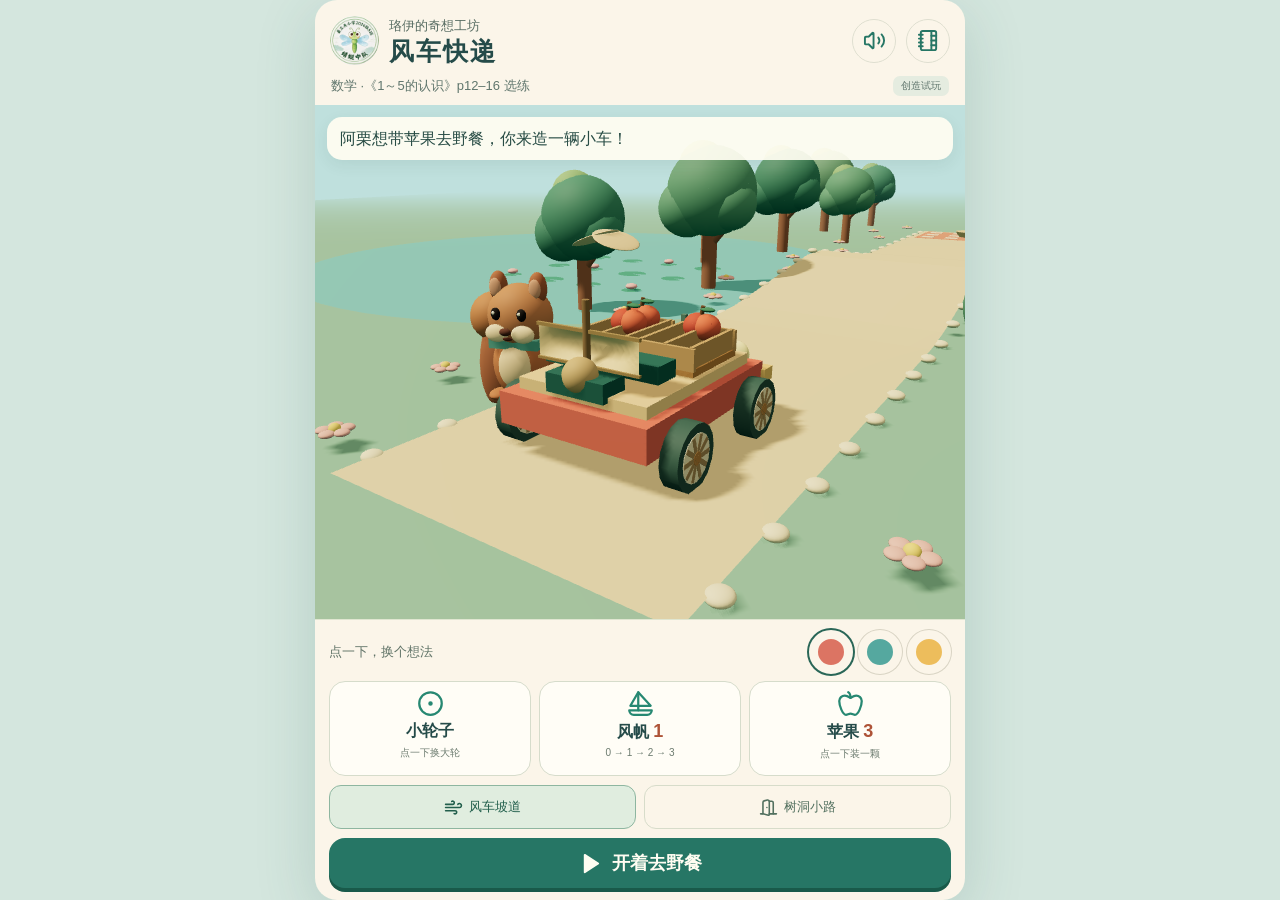
<file: index.html>
<!doctype html>
<html lang="zh-CN">
<head><meta charset="utf-8"><meta name="viewport" content="width=device-width,initial-scale=1,viewport-fit=cover"><meta name="theme-color" content="#f5f0e4"><title>珞伊的奇想工坊 · 风车快递</title><link rel="stylesheet" href="style.css"></head>
<body>
<main id="app">
 <header><img src="badge-small.jpg" alt="蜻蜓中队班徽"><div><small>珞伊的奇想工坊</small><h1>风车快递</h1></div><button id="sound" aria-label="关闭声音" title="声音"><i data-lucide="volume-2"></i></button><button id="parents" aria-label="家长记录"><i data-lucide="notebook-tabs"></i></button></header>
 <div class="course">数学 ·《1～5的认识》p12–16 选练 <span>创造试玩</span></div>
 <section id="scene" aria-label="三维改装小车与荷塘路线"><div id="loading">正在打开珞伊的工坊…</div><div id="caption" aria-live="polite">阿栗想带苹果去野餐，你来造一辆小车！</div><button id="view" hidden>看小车</button><div id="distance" hidden></div><div id="toast" aria-live="polite"></div></section>
 <section id="dock">
  <div id="buildTools">
   <div class="dockTitle"><span>点一下，换个想法</span><div id="colors" aria-label="小车颜色"><button data-paint="#dc7463" class="active" aria-label="珊瑚红小车" style="--paint:#dc7463"></button><button data-paint="#55a89f" aria-label="青绿小车" style="--paint:#55a89f"></button><button data-paint="#edbd5c" aria-label="暖黄小车" style="--paint:#edbd5c"></button></div></div>
   <div class="parts"><button id="wheels" aria-label="更换轮子大小"><i data-lucide="circle-dot"></i><span id="wheelLabel">小轮子</span><small>点一下换大轮</small></button><button id="sails" aria-label="改变风帆数量"><i data-lucide="sailboat"></i><span>风帆 <b id="sailNum">1</b></span><small>0 → 1 → 2 → 3</small></button><button id="apples" aria-label="装上或拿下苹果"><i data-lucide="apple"></i><span>苹果 <b id="appleNum">3</b></span><small>点一下装一颗</small></button></div>
   <div class="route"><button id="meadow" class="active"><i data-lucide="wind"></i> 风车坡道</button><button id="gate"><i data-lucide="door-open"></i> 树洞小路</button></div>
  </div>
  <div id="result" hidden><small id="resultKicker">珞伊的发明</small><h2 id="resultTitle"></h2><p id="resultText"></p><div id="learning"></div></div>
  <div class="footer"><button id="go"><i data-lucide="play" fill="currentColor"></i><span>开着去野餐</span></button><button id="home" hidden><i data-lucide="wrench"></i><span>回工坊改一改</span></button></div>
 </section>
 <dialog id="report"><h2>珞伊的探索记录</h2><p class="muted">仅保存在当前浏览器；不上传，也不自动发给老师。</p><div id="stats"></div><p>数字只描述操作，不代表识字、数学掌握、智力或专注力评分。最值得观察的是：她有没有自己的新想法，愿不愿意再试。</p><p>教材选练：p12–16 的实物计数、一一对应；左右两盒的分与合是 p20–21 的课内延伸。风力、负载、车身高度是游戏里的探索，不是本课达标要求。</p><button id="export">导出这份记录</button><button id="closeReport">回到珞伊的工坊</button></dialog>
</main>
<script src="three.min.js"></script><script src="lucide.min.js"></script><script type="module" src="game.js"></script>
</body></html>
</file>
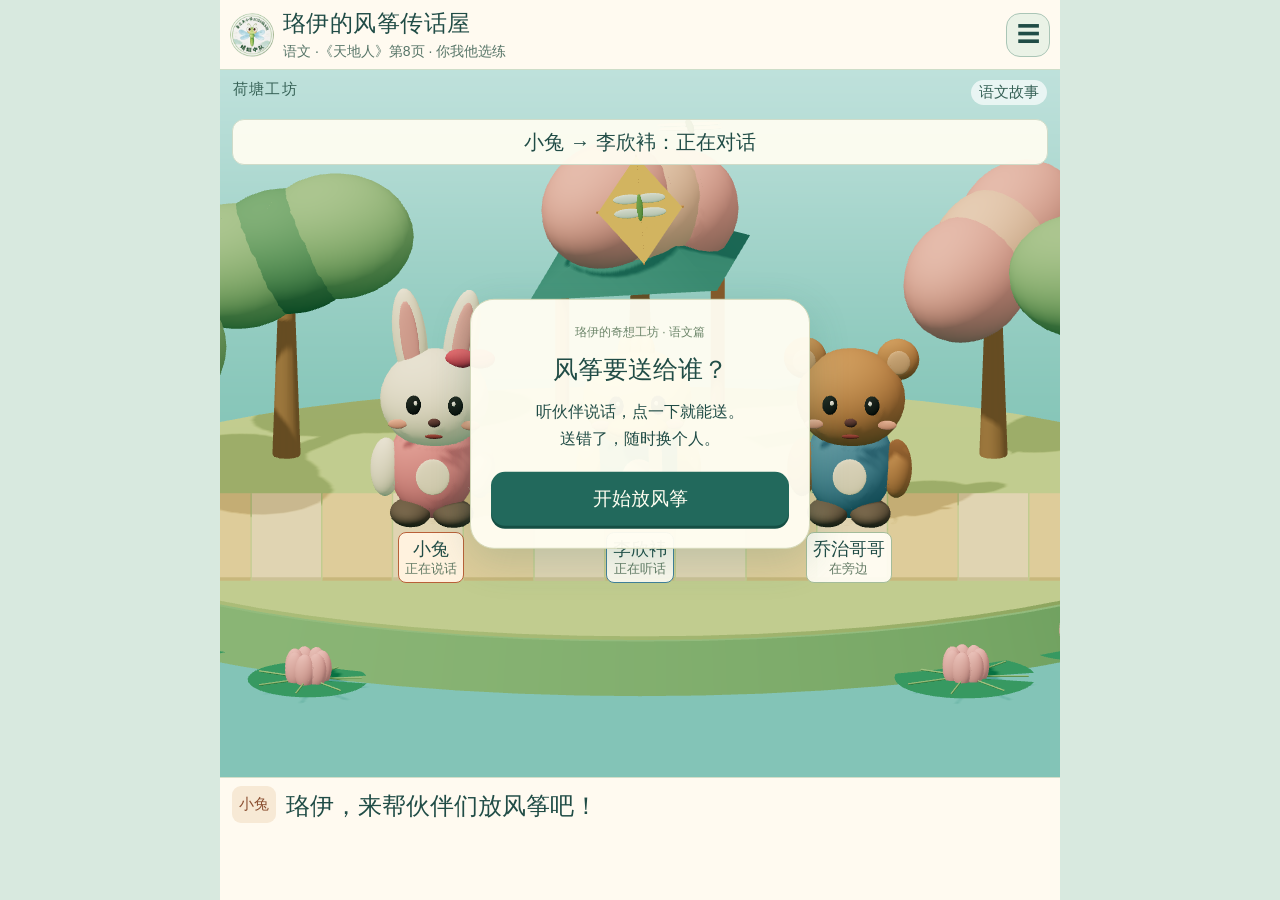
<file: language.html>
<!doctype html><html lang="zh-CN"><head><meta charset="utf-8"><meta name="viewport" content="width=device-width,initial-scale=1,viewport-fit=cover"><meta name="theme-color" content="#eff7ed"><title>珞伊的风筝传话屋</title><link rel="icon" href="badge-small.jpg"><link rel="stylesheet" href="language.css?v=1"><script>window.langWatch=setTimeout(function(){if(!window.languageInspect){document.getElementById('loading').hidden=true;document.getElementById('fatal').hidden=false}},15000)</script><script defer src="three.min.js"></script><script defer src="language-content.js?v=1"></script><script defer src="language-world.js?v=1"></script><script defer src="language.js?v=1"></script></head>
<body><main id="app"><header><img src="badge-small.jpg" alt="蜻蜓班徽" class="badge"><div><h1>珞伊的风筝传话屋</h1><p>语文 ·《天地人》第8页 · 你我他选练</p></div><button id="menuButton" aria-label="暂停和家长记录">☰</button></header>
<section id="stage" aria-label="珞伊面前的三维风筝工坊"><canvas id="world"></canvas><div class="scene-heading"><span id="place">荷塘工坊</span><span id="progress">语文故事</span></div><div id="context">伙伴们等珞伊来放风筝</div><div id="targets"></div><div id="names" aria-hidden="true"></div><div id="wordBadge" hidden></div><div id="loading">风筝正在飞来…</div><div id="fatal" hidden><p>画面暂时没有加载好。</p><button onclick="location.reload()">重新打开</button></div><div id="startCard"><small>珞伊的奇想工坊 · 语文篇</small><h2>风筝要送给谁？</h2><p>听伙伴说话，点一下就能送。<br>送错了，随时换个人。</p><button id="start" class="primary" disabled>开始放风筝</button></div></section>
<footer><div id="dialogue" aria-live="polite"><b id="speaker">小兔</b><p id="message">珞伊，来帮伙伴们放风筝吧！</p></div><div id="directorTools" hidden><div class="role-pickers"><label>谁说<select id="chooseSpeaker"></select></label><label>对谁说<select id="chooseListener"></select></label></div><div class="word-pickers"><button data-word="我"><ruby>我<rt>wǒ</rt></ruby></button><button data-word="你"><ruby>你<rt>nǐ</rt></ruby></button><button id="launch" class="primary">放飞</button></div></div><div id="actions" hidden><button id="undo" aria-label="撤回这次送风筝">↶<small>撤回</small></button><span id="instruction">点伙伴，送风筝</span><button id="hint" aria-label="听一个线索">💡<small>线索</small></button><button id="replay" aria-label="重听当前对话">♫<small>重听</small></button></div><button id="voiceRetry" hidden>声音没播出，点这里重听</button><p id="storageWarning" hidden>这台设备暂时不能保存记录。</p></footer>
<dialog id="menu"><h2>珞伊，歇一歇也可以</h2><button id="resume" class="primary">继续玩</button><button id="sound">关闭声音</button><button id="restart">重新玩故事</button><button id="reportButton">家长记录</button><button id="rest">今天先到这里</button></dialog>
<dialog id="finish"><img src="badge-small.jpg" class="badge" alt="蜻蜓班徽"><h2>珞伊，风筝飞起来啦！</h2><p>同一个字，换个人说，<br>风筝就会飞向不同的伙伴。</p><button id="director" class="primary">珞伊当小导演</button><button id="finishRest">今天先到这里</button><button id="finishReport">看看探索记录</button></dialog>
<dialog id="restPanel"><h2>珞伊，风筝先收好啦</h2><p>想玩的时候再回来。</p><button id="back" class="primary">回到工坊</button></dialog>
<dialog id="report"><h2>珞伊的探索记录</h2><p>人教版2024一年级语文上册《天地人》第8页，仅选练“你、我、他”的情境理解与带拼音认读；天、地、人及独立识字、写字未在此测评。换角色和自编对话为原创拓展。</p><div id="reportBody"></div><p>记录仅在当前浏览器，不会自动发给老师或AI。操作、听音和拼音有支架，不能据此认定独立识字或推断智力、专注力。</p><button id="download">导出家长记录</button><button id="closeReport" class="primary">关闭记录</button></dialog>
</main></body></html>
</file>
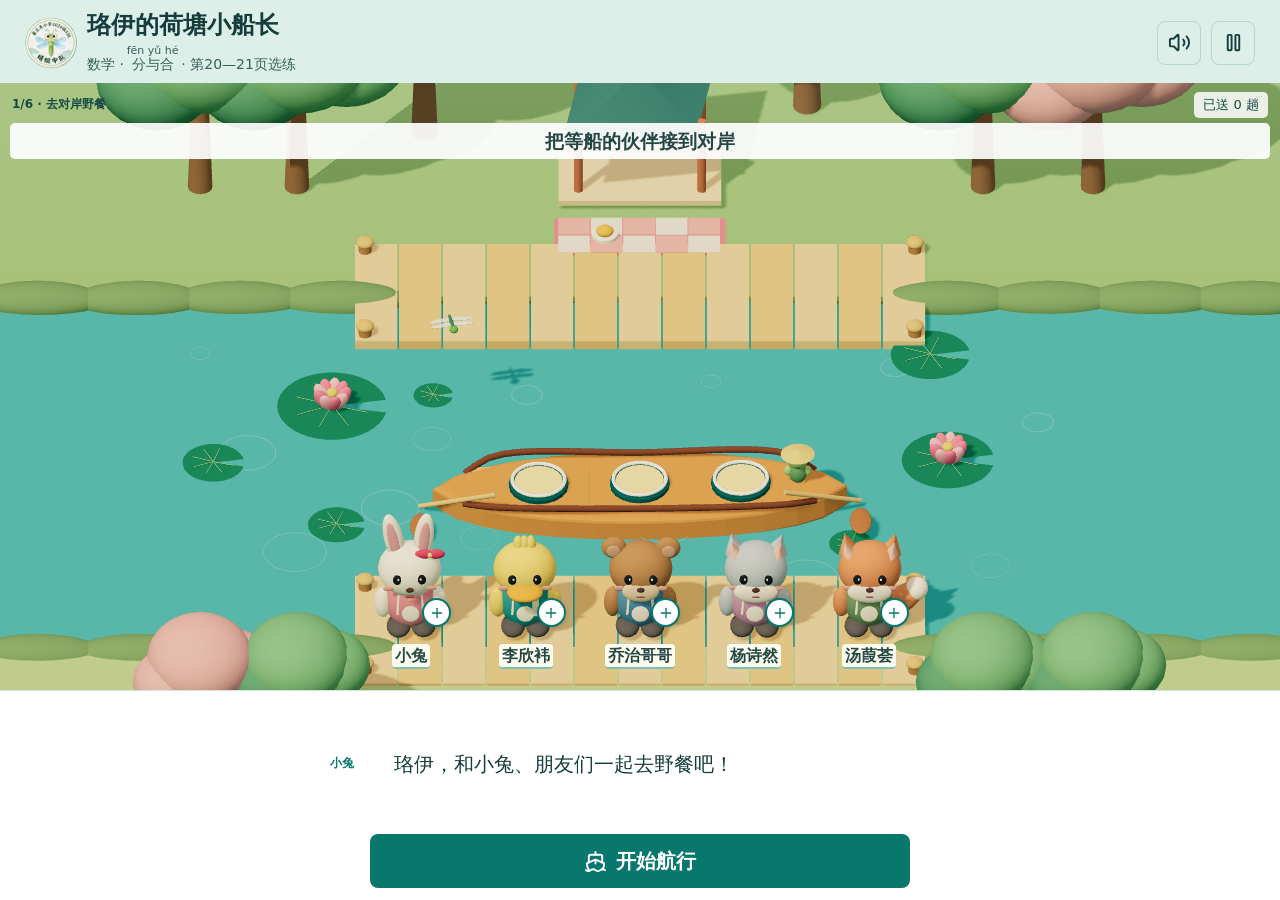
<file: rescue.html>
<!doctype html>
<html lang="zh-CN">
<head>
  <meta charset="utf-8">
  <meta name="viewport" content="width=device-width,initial-scale=1,viewport-fit=cover">
  <meta name="theme-color" content="#d9f1e9">
  <meta name="color-scheme" content="light">
  <title>珞伊的荷塘小船长</title>
  <link rel="icon" href="badge-small.jpg">
  <link rel="stylesheet" href="rescue.css?v=2">
  <script>window.rescueWatchdog=setTimeout(function(){if(!window.rescueInspect){document.getElementById('loading').hidden=true;document.getElementById('fatal').hidden=false;document.getElementById('go').disabled=true}},18000);</script>
  <script defer src="three.min.js" onerror="window.rescueLoadError=true"></script>
  <script defer src="lucide.min.js"></script>
  <script defer src="rescue-content.js?v=2"></script>
  <script defer src="rescue-state.js?v=2"></script>
  <script defer src="rescue.js?v=2"></script>
</head>
<body>
  <main id="app">
    <header>
      <img class="badge" src="badge-small.jpg" alt="蜻蜓中队班徽" width="52" height="52">
      <div class="identity"><h1>珞伊的荷塘小船长</h1><p>数学 · <ruby>分与合<rt>fēn yǔ hé</rt></ruby> · 第20—21页选练</p></div>
      <button id="sound" class="tool" aria-label="关闭声音" title="关闭声音"><i data-lucide="volume-2"></i></button>
      <button id="pause" class="tool" aria-label="暂停" title="暂停"><i data-lucide="pause"></i></button>
    </header>
    <section id="stage" aria-label="荷塘码头">
      <canvas id="world" aria-label="五个伙伴乘船去对岸野餐的三维场景"></canvas>
      <div id="targets" aria-label="乘客"></div>
      <div id="nameLabels" aria-hidden="true"></div>
      <div id="tripFlag" hidden><span id="modeLabel">自由航行</span><span id="tripCount">已送 0 趟</span></div>
      <div id="missionRule" hidden></div>
      <div id="cargoLabel" class="world-label" hidden><ruby>篮子<rt>lán zi</rt></ruby><small>占1位</small></div>
      <div id="loading" role="status"><span class="loading-dot"></span>小船正在靠岸…</div>
      <div id="fatal" hidden role="alert"><p>小船暂时没有加载出来。</p><button onclick="location.reload()"><i data-lucide="rotate-cw"></i>重新打开</button></div>
    </section>
    <footer>
      <div id="quantities">
        <div id="shoreLabel" class="world-label" hidden><ruby>等船<rt>děng chuán</rt></ruby><b id="shoreCount">5</b></div>
        <div id="boatLabel" class="world-label" hidden><ruby>船上<rt>chuán shàng</rt></ruby><b id="boatCount">0</b><small id="boatLimit">/ 3</small></div>
        <div id="farLabel" class="world-label" hidden><ruby>到岸<rt>dào àn</rt></ruby><b id="farCount">0</b></div>
      </div>
      <div id="dialogue" aria-live="polite"><span id="speaker">荷叶船长</span><p id="message">对岸开野餐啦，五个伙伴等你来接！</p></div>
      <div id="actions">
        <button id="undo" class="tool" hidden aria-label="撤回上一趟" title="撤回上一趟"><i data-lucide="undo-2"></i></button>
        <button id="go" class="primary"><i data-lucide="ship"></i><span>开始航行</span></button>
        <button id="hint" class="tool" hidden aria-label="听一个线索" title="听一个线索"><i data-lucide="lightbulb"></i></button>
        <button id="replay" class="tool" hidden aria-label="再听一次" title="再听一次"><i data-lucide="volume-2"></i></button>
      </div>
      <button id="voiceRetry" class="text-command" hidden><i data-lucide="volume-2"></i>点这里听规则</button>
      <p id="storageWarning" hidden>记录暂时无法保存，请先不要关闭这一页。</p>
    </footer>
    <dialog id="finish">
      <img class="badge" src="badge-small.jpg" alt="蜻蜓中队班徽" width="52" height="52">
      <h2>珞伊，大家都到啦！</h2>
      <p id="finishText"></p>
      <div id="journey" aria-label="实际乘船安排"></div>
      <p class="reflection" id="reflection"></p>
      <button id="next" class="primary"><i data-lucide="sailboat"></i><span>下一段冒险</span></button>
      <button id="retry" class="secondary"><i data-lucide="rotate-ccw"></i>换个办法再试</button>
      <button id="rest" class="secondary"><i data-lucide="sun"></i>今天先到这里</button>
      <button id="reportFromFinish" class="text-command">家长记录</button>
    </dialog>
    <dialog id="menu">
      <h2>珞伊的小船靠岸休息</h2>
      <button id="resume" class="primary"><i data-lucide="play"></i>继续航行</button>
      <button id="report" class="secondary"><i data-lucide="notebook-pen"></i>家长记录</button>
      <button id="reset" class="secondary"><i data-lucide="rotate-ccw"></i>重新安排这一轮</button>
      <button id="chooseMission" class="secondary"><i data-lucide="map"></i>选择一个冒险</button>
      <button id="end" class="text-command">今天先到这里</button>
    </dialog>
    <dialog id="parentPanel">
      <div class="panel-heading"><h2>珞伊的探索记录</h2><button id="closeReport" class="tool" aria-label="关闭记录" title="关闭记录"><i data-lucide="x"></i></button></div>
      <p class="parent-note">本设备保存，不会自动发给老师或上传。这里只记录操作，不能据此判断识字、专注力、智力或知识掌握。</p>
      <p>教材：人教版2024审定一年级数学上册，第20—21页《分与合》选练。先后、结伴和趟数规划为思维拓展，不代表覆盖整课。</p>
      <div id="reportBody"></div>
      <button id="exportReport" class="secondary"><i data-lucide="download"></i>导出记录</button>
    </dialog>
    <dialog id="restPanel"><img class="badge" src="badge-small.jpg" alt="蜻蜓中队班徽" width="52" height="52"><h2>珞伊，今天先到这里</h2><p>小船已经停好啦。</p><button id="backFromRest" class="secondary"><i data-lucide="arrow-left"></i>回到码头</button></dialog>
    <dialog id="missionPanel"><div class="panel-heading"><h2>珞伊想去哪一站？</h2><button id="closeMissions" class="tool" aria-label="关闭冒险地图" title="关闭"><i data-lucide="x"></i></button></div><div id="missionList"></div></dialog>
  </main>
</body>
</html>
</file>
<file: style.css>
:root{--ink:#254b49;--cream:#fbf5e9;--green:#267665;--muted:#657975;--line:#dfdfd0;--orange:#c75f42}*{box-sizing:border-box}html,body{margin:0;height:100%;background:#d4e6de;color:var(--ink);font-family:"PingFang SC","Microsoft YaHei",sans-serif}body{display:flex;justify-content:center}button{font:inherit;cursor:pointer;touch-action:manipulation;-webkit-tap-highlight-color:transparent}button:focus-visible{outline:3px solid #b34624;outline-offset:2px}button:disabled{opacity:.55;cursor:default}button:active{filter:brightness(.94)}button svg{width:23px;height:23px;flex-shrink:0}button[hidden],section[hidden],div[hidden]{display:none!important}#app{width:100%;max-width:650px;height:100dvh;display:flex;flex-direction:column;background:var(--cream);overflow:hidden}header{display:flex;align-items:center;gap:10px;padding:calc(9px + env(safe-area-inset-top)) 15px 7px;flex-shrink:0}header img{width:49px;height:49px;border-radius:50%;object-fit:contain;flex:none;background:white}header div{flex:1}header small{font-size:13px;color:#566b61}h1{font-size:25px;margin:2px 0 0;letter-spacing:.08em;line-height:1.15}header button{width:44px;height:44px;border:1px solid var(--line);border-radius:50%;color:var(--green);background:transparent;display:grid;place-items:center}.course{font-size:11px;padding:3px 16px 9px;color:#60766d;display:flex;align-items:center;justify-content:space-between;gap:4px;flex-shrink:0}.course span{font-size:10px;padding:3px 8px;background:#e5ece0;border-radius:7px;white-space:nowrap}#scene{position:relative;flex:1;min-height:125px;background:#a4d7d5;overflow:hidden}canvas{display:block;width:100%;height:100%;touch-action:pan-y}#loading{position:absolute;inset:0;display:grid;place-items:center;z-index:4;background:#d6ebdf;padding:30px;font-size:17px;text-align:center}#caption{position:absolute;z-index:2;top:12px;left:12px;right:12px;border-radius:15px;padding:10px 13px;background:#fffdf2ed;box-shadow:0 5px 15px #284c4115;font-size:16px;line-height:1.45;color:#284c45;pointer-events:none}#toast{position:absolute;z-index:2;bottom:14px;left:50%;transform:translateX(-50%);background:#fffcf0ed;border-radius:18px;padding:8px 16px;font-size:16px;font-weight:600;min-width:max-content;pointer-events:none;opacity:0;transition:opacity .2s}#toast.show{opacity:1}ruby{ruby-position:over}rt{font-size:.58em;font-weight:400;color:#4b6964}#view{position:absolute;right:10px;top:76px;padding:7px 12px;min-height:44px;z-index:3;color:#245b4e;border:1px solid #ffffffcc;background:#ffffffe3;border-radius:14px}#distance{position:absolute;left:12px;top:81px;border-radius:12px;font-size:13px;padding:7px 10px;background:#163d38b8;color:#fff;z-index:2}#dock{flex-shrink:0;padding:10px 14px calc(12px + env(safe-area-inset-bottom));border-top:1px solid #e0e6d1}.dockTitle{display:flex;align-items:center;justify-content:space-between;font-size:13px;color:#607367;margin-bottom:7px}#colors{display:flex;gap:5px}#colors button{width:32px;height:28px;border:4px solid var(--cream);background:var(--paint);border-radius:50%;box-shadow:0 0 0 1px #d9d4c4}#colors button.active{box-shadow:0 0 0 2px #296657}.parts{display:grid;grid-template-columns:repeat(3,1fr);gap:8px}.parts button{background:#fffdf6;border:1px solid #d6dccb;border-radius:16px;min-height:85px;color:var(--ink);padding:8px 2px;display:flex;align-items:center;flex-direction:column;gap:4px}.parts button svg{color:#278872;width:27px;height:27px}.parts button span{font-size:16px;font-weight:700}.parts button small{font-size:10px;color:#6c7b6f}.parts button b{color:#ae5337;font-size:18px}.route{display:flex;gap:8px;margin:9px 0}.route button{width:50%;display:flex;align-items:center;justify-content:center;gap:6px;min-height:44px;font-size:13px;border:1px solid #d7dcca;border-radius:12px;background:transparent;color:#52705f}.route button svg{width:19px}.route button.active{background:#e0eddf;color:#225f4c;border-color:#8eb6a0}.footer{display:flex;gap:8px}.footer button{display:flex;justify-content:center;align-items:center;gap:10px;min-height:50px;width:100%;border:0;border-radius:16px;background:var(--green);color:#fffdf2;font-size:18px;font-weight:700;box-shadow:0 4px 0 #195a4a}#home{background:#fffdf3;color:var(--green);border:1px solid #8eae99;box-shadow:none}#result{padding:2px 3px 12px}#resultKicker{color:#799079;font-size:12px}#result h2{font-size:21px;margin:5px 0}#result p{font-size:15px;line-height:1.45;margin:5px 0 10px;color:#46645a}#learning{font-size:20px;line-height:1.6;color:#235e4d;min-height:26px}dialog{border:0;border-radius:22px;width:calc(100% - 28px);max-width:480px;color:var(--ink);background:var(--cream);padding:22px;max-height:90dvh;overflow:auto;box-shadow:0 30px 80px #123c4450}dialog::backdrop{background:#103a3fcc}dialog h2{font-size:22px;margin:0}dialog p{font-size:14px;line-height:1.65}dialog button{min-height:46px;width:100%;margin:5px 0;border:1px solid #b6cebb;border-radius:13px;background:#e2eddb;color:#2a5c49}.muted{font-size:12px;color:#6e7d70}#stats{line-height:1.8;font-size:15px;background:#fffdfa;padding:12px;border-radius:14px}#stats ul{margin:8px 0;padding-left:18px;font-size:12px}#scene.running + #dock{padding-top:10px}@media(max-height:630px){header{padding-top:5px}header img{width:40px;height:40px}h1{font-size:21px}.course{padding-bottom:5px}#dock{padding-top:6px;padding-bottom:9px}.parts button{min-height:70px;gap:2px}.parts button svg{width:22px;height:22px}.parts button small{font-size:9px}.dockTitle{margin-bottom:4px}.route{margin:6px 0}.footer button{min-height:45px}.parts button span{font-size:15px}#caption{font-size:14px;top:8px;padding:8px 11px}.course{font-size:10px}}
@media(min-width:700px){body{align-items:center}#app{height:min(1024px,100dvh);border-radius:22px;box-shadow:0 15px 60px #32645930}.parts button{min-height:95px}.course{font-size:13px}header{padding-top:16px}}@media(orientation:landscape) and (max-height:530px){#app{max-width:none;display:grid;grid-template-columns:1fr 270px;grid-template-rows:65px 22px 1fr}header{grid-column:1;grid-row:1}.course{grid-column:1;grid-row:2}#scene{grid-column:1;grid-row:3}#dock{grid-column:2;grid-row:1/4;align-self:center}.parts{gap:5px}.parts button span{font-size:13px}.parts button small{font-size:9px}#colors button{width:27px}.dockTitle{font-size:12px}}@media(prefers-reduced-motion:reduce){*{scroll-behavior:auto!important;transition:none!important}}
#colors button{width:44px;height:44px;min-width:44px;border:9px solid var(--cream)}#colors{flex-shrink:0}.dockTitle>span{padding-right:5px}
</file>
<file: language.css>
:root{font-family:"PingFang SC","Microsoft YaHei",sans-serif;color:#204c46;background:#d8e9df;font-synthesis:none}*{box-sizing:border-box}body{margin:0}button,select{font:inherit;color:inherit}button{min-width:44px;min-height:44px;border:1px solid #aac5b6;background:#fffdf5;border-radius:14px;padding:9px 13px;cursor:pointer;touch-action:manipulation}button:focus-visible,select:focus-visible{outline:3px solid #b45830;outline-offset:2px}button:disabled{opacity:.5;cursor:default}.primary{background:#22695c;color:#fffef1;border:0;font-weight:700;box-shadow:0 3px 0 #154f44}button:active{transform:translateY(1px)}[hidden]{display:none!important}#app{max-width:840px;margin:auto;height:100vh;height:100dvh;min-height:500px;display:grid;grid-template-rows:auto minmax(0,1fr) auto;background:#fffaf0;overflow:hidden}header{display:flex;align-items:center;padding:8px 10px;gap:9px;border-bottom:1px solid #cdddc8;position:relative;z-index:2}.badge{width:44px;height:44px;border-radius:50%;object-fit:cover;flex:none}header>div{flex:1}h1{font-size:18px;margin:0 0 4px;letter-spacing:.02em}header p{font-size:11px;margin:0;color:#577568}header button{font-size:23px;padding:4px;background:#eaf2e6}#stage{position:relative;min-height:210px;overflow:hidden;background:#bee8df}canvas{width:100%;height:100%;display:block}.scene-heading{position:absolute;top:10px;left:13px;right:13px;display:flex;justify-content:space-between;pointer-events:none;font-size:12px;color:#366156}#place{font-weight:700;letter-spacing:.08em}#progress{background:#ffffffab;padding:3px 8px;border-radius:20px}#context{position:absolute;top:43px;left:12px;right:12px;background:#fffdf2ee;border:1px solid #cfdbc8;border-radius:12px;text-align:center;padding:8px 5px;font-size:14px;line-height:1.4;pointer-events:none}#targets,#names{position:absolute;inset:0;pointer-events:none}.target{position:absolute;transform:translate(-50%,-50%);width:84px;height:128px;border:2px solid #ffffffad;border-radius:48% 48% 25% 25%;background:linear-gradient(transparent 60%,#fff7bf3d);box-shadow:0 0 0 3px #195b4b2b;pointer-events:auto;padding:0}.target.received{border-color:#ffcf67;box-shadow:0 0 0 4px #f0b23e55}.target .touch-dot{position:absolute;bottom:5px;left:calc(50% - 10px);width:20px;height:20px;border-radius:50%;background:#fffbed;border:2px solid #487664;font-size:13px;font-weight:700;line-height:16px}.actor-name{position:absolute;transform:translate(-50%,0);background:#fffdf4f0;border:1px solid #a4bc9a;border-radius:8px;padding:4px 6px;font-size:13px;font-weight:700;white-space:nowrap;text-align:center}.actor-name small{display:block;font-size:10px;font-weight:400;color:#637b65;line-height:1.3}.actor-name.speaking{border-color:#b96038;background:#fff2de}.actor-name.listening{border-color:#407f9a}#wordBadge{position:absolute;bottom:9px;left:50%;transform:translateX(-50%);background:#fffaf0;border:2px solid #b75f3c;border-radius:14px;padding:2px 18px 6px;pointer-events:none;box-shadow:0 3px 0 #b75f3c2e}#wordBadge ruby{font-size:32px;font-weight:700}ruby{ruby-align:center}rt{font-size:.46em;font-weight:400;color:#536e64}#startCard{position:absolute;top:50%;left:50%;transform:translate(-50%,-50%);background:#fffdf2f5;border:1px solid #d2d8ba;border-radius:24px;padding:22px 20px;min-width:270px;text-align:center;box-shadow:0 12px 40px #2d736233}#startCard h2{font-size:25px;margin:12px 0}#startCard small{color:#6c8569;font-size:12px}#startCard p{font-size:16px;line-height:1.7;margin:10px 0 20px}#startCard button{width:100%;font-size:19px;min-height:54px}#loading,#fatal{position:absolute;inset:0;z-index:10;background:#eef6e9;display:grid;align-content:center;justify-items:center;gap:15px}footer{padding:8px 12px max(10px,env(safe-area-inset-bottom));background:#fffaf0;border-top:1px solid #d4dec9}#dialogue{display:flex;gap:10px;align-items:flex-start;height:90px;overflow:auto}#speaker{font-size:12px;color:#8a4e30;background:#f7e9d5;border-radius:9px;padding:7px;flex:none;max-width:64px;line-height:1.5}#message{font-size:18px;line-height:1.65;margin:0;flex:1}#actions{display:flex;gap:7px;align-items:center}#actions button{width:49px;height:49px;padding:1px;font-size:22px;background:#eff4e8;border:1px solid #bfd0b3;display:flex;flex-direction:column;justify-content:center;align-items:center;gap:0}#actions small{font-size:10px;line-height:1.1}#instruction{flex:1;font-size:13px;font-weight:700;text-align:center}#voiceRetry{min-height:44px;font-size:13px;width:100%;margin-top:5px;color:#8c412d}#storageWarning{font-size:11px;margin:5px 0}dialog{max-width:min(440px,calc(100% - 26px));border:1px solid #c2d2bd;border-radius:24px;background:#fffcf3;color:#204c46;padding:24px;max-height:88dvh;overflow:auto;text-align:center;box-shadow:0 14px 70px #163c4560}dialog::backdrop{background:#173d4166;backdrop-filter:blur(4px)}dialog h2{font-size:23px;margin:10px 0 15px}dialog p{line-height:1.7;font-size:16px}dialog button{display:block;width:100%;margin-top:10px;min-height:48px}#report{text-align:left}#report p,#reportBody{font-size:14px}#reportBody article{border-top:1px solid #ccd8c5;padding:10px 0;line-height:1.8}.role-pickers{display:flex;gap:8px}.role-pickers label{font-size:12px;flex:1;display:flex;gap:6px;align-items:center}.role-pickers select{min-width:0;width:100%;min-height:44px;border:1px solid #9ebca7;border-radius:10px;padding:5px;background:#fff}.word-pickers{display:flex;gap:10px;margin:6px 0}.word-pickers button{font-size:22px;min-width:58px;height:56px}.word-pickers .primary{font-size:17px;flex:1}.word-pickers .chosen{border:2px solid #a65332;background:#fff0d7}#directorTools{margin-bottom:6px}body.director #dialogue{height:62px}body.director #message{font-size:16px}body.director #hint{display:none}
@media(max-width:359px){header{gap:6px;padding:6px}h1{font-size:16px}header p{font-size:10px}.badge{width:38px;height:38px}footer{padding:6px 8px 8px}#dialogue{height:84px}#message{font-size:16px}#context{font-size:12px;top:38px;padding:6px 3px}.target{width:70px;height:102px}.actor-name{font-size:11px;padding:3px 4px}#wordBadge ruby{font-size:26px}#wordBadge{bottom:5px}#instruction{font-size:11px}#startCard{padding:16px;min-width:260px}#startCard p{margin-bottom:10px}#actions{gap:5px}}
@media(min-width:700px){h1{font-size:23px}header p{font-size:14px}#dialogue{height:104px}#message{font-size:24px}.target{width:126px;height:174px}.actor-name{font-size:18px}.actor-name small{font-size:13px}#context{font-size:20px;top:49px}#wordBadge ruby{font-size:46px}#instruction{font-size:18px}.scene-heading{font-size:15px}#speaker{font-size:15px;max-width:90px}#startCard{min-width:340px}.role-pickers label{font-size:16px}}
@media(orientation:landscape) and (max-height:600px){#app{max-width:none;min-height:320px;grid-template-columns:minmax(0,1fr) 280px;grid-template-rows:62px minmax(0,1fr)}header{grid-column:1/-1}#stage{grid-column:1}footer{grid-column:2;grid-row:2;border-top:0;border-left:1px solid #bccfb9;display:flex;flex-direction:column;justify-content:center;padding:10px}#dialogue{height:150px;display:block}#speaker{display:inline-block;margin-bottom:8px}#message{font-size:17px}#context{font-size:13px;top:34px}.target{height:83px;width:62px}.actor-name{font-size:11px}#wordBadge ruby{font-size:24px}#wordBadge{bottom:4px}#startCard{top:55%;padding:12px}#startCard h2{font-size:21px;margin:6px}#startCard p{font-size:14px;line-height:1.4;margin:8px}#startCard button{min-height:44px}body.director #dialogue{height:66px}#directorTools select{font-size:12px}.role-pickers{gap:3px}.role-pickers label{gap:3px}}
canvas{pointer-events:none}#targets{z-index:2}#names{z-index:3}#wordBadge,#context,.scene-heading{z-index:4}#startCard{z-index:5}.target:active{transform:translate(-50%,-50%);background:#fff7bf32}body.director #undo{display:none}
</file>
<file: rescue.css>
:root{color-scheme:light;--ink:#173c3c;--teal:#08776c;--coral:#d54b49;--paper:#fff;--line:#b7d5d0;--muted:#496c68;font-family:"Microsoft YaHei","PingFang SC",system-ui,sans-serif;color:var(--ink);background:#dcf0e9;letter-spacing:0}
*{box-sizing:border-box}body{margin:0}button{font:inherit;letter-spacing:0;cursor:pointer;touch-action:manipulation;-webkit-tap-highlight-color:transparent;border:0;min-height:48px;border-radius:8px;color:var(--ink);background:white;display:inline-flex;align-items:center;justify-content:center;gap:9px;padding:10px 16px;transition:background .15s,box-shadow .15s}button:hover{box-shadow:0 0 0 2px #08776c55}button:active{background:#e1f5ef}button:focus-visible{outline:3px solid #d54b49;outline-offset:3px}button:disabled{cursor:default;opacity:.65}button svg{width:23px;height:23px;flex:none}[hidden]{display:none!important}
#app{height:100svh;min-height:520px;display:grid;grid-template-rows:auto minmax(0,1fr) auto;position:relative;overflow:hidden}header{display:flex;align-items:center;gap:10px;padding:max(10px,env(safe-area-inset-top)) max(12px,env(safe-area-inset-right)) 7px max(12px,env(safe-area-inset-left));background:#dcf0e9;z-index:4}.badge{object-fit:contain;flex:none;border-radius:50%}.identity{flex:1;min-width:0}h1{font-size:20px;line-height:1.3;margin:0 0 4px}header p{font-size:12px;line-height:1.6;margin:0;color:#395e59}ruby{ruby-align:center}rt{font-size:11px;letter-spacing:0}header .tool{width:44px;min-height:44px;padding:8px;background:transparent;flex:none}.tool{width:50px;min-width:44px;min-height:50px;padding:8px;border:1px solid var(--line);flex:none}
#stage{position:relative;min-height:0;background:#bceadd;overflow:hidden}#world{width:100%;height:100%;display:block;touch-action:pan-y}#targets{position:absolute;inset:0;pointer-events:none}.passenger{position:absolute;transform:translate(-50%,-50%);pointer-events:auto;padding:0;background:transparent;border-radius:50%;width:64px;height:82px;min-height:44px;border:0;box-shadow:none!important}.passenger:hover{background:#ffffff18}.passenger:focus-visible{outline-offset:0}.passenger .mark{position:absolute;bottom:0;right:1px;background:#fff;border:2px solid #08776c;border-radius:50%;width:25px;height:25px;display:grid;place-items:center;color:#08776c;box-shadow:0 2px 4px #103c3933}.passenger .mark svg{width:16px;height:16px}.passenger.onboard .mark{border-color:#c34c3b;color:#a5352e}.passenger:active{background:#ffffff44}.world-label{position:absolute;pointer-events:none;transform:translate(-50%,-50%);white-space:nowrap;background:#fffef5ed;border:1px solid #ffffff;border-radius:6px;padding:4px 9px;font-size:15px;box-shadow:0 2px 5px #12453b14;display:flex;align-items:center;gap:7px}.world-label b{font-size:23px}.world-label small{font-size:14px}.world-label rt{font-size:10px}#tripFlag{position:absolute;top:9px;left:12px;right:12px;display:flex;justify-content:space-between;align-items:center;font-size:13px;color:#174a45;pointer-events:none}#modeLabel{font-weight:700}#tripCount{background:#ffffffd9;border-radius:5px;padding:4px 9px}
footer{z-index:4;padding:8px max(14px,env(safe-area-inset-right)) max(12px,env(safe-area-inset-bottom)) max(14px,env(safe-area-inset-left));background:#fff;border-top:1px solid #d0e5df}#dialogue{max-width:620px;margin:0 auto;min-height:64px;display:flex;align-items:flex-start;gap:12px}#speaker{font-size:12px;color:var(--teal);padding-top:6px;min-width:48px;font-weight:700}#message{margin:0;font-size:18px;line-height:1.6;flex:1;min-height:58px}#actions{display:flex;gap:8px;max-width:540px;margin:3px auto 0;align-items:center}.primary{background:var(--teal);color:#fff;min-height:54px;font-size:20px;font-weight:700;flex:1}.primary:hover{background:#096558}.primary:active{background:#07594f}.secondary{border:1px solid var(--line);min-height:49px;font-size:16px;background:#f3faf7}.text-command{background:transparent;font-size:14px;text-decoration:underline;color:var(--muted)}#storageWarning{font-size:12px;color:#933b21;text-align:center;margin:4px 0}
#loading,#fatal{position:absolute;inset:0;display:flex;flex-direction:column;align-items:center;justify-content:center;background:#dcf0e9;gap:16px;text-align:center;font-size:18px;padding:20px;z-index:8}.loading-dot{width:36px;height:36px;border:4px solid #b3d9ca;border-top-color:var(--teal);border-radius:50%;animation:spin .9s linear infinite}@keyframes spin{to{transform:rotate(360deg)}}
dialog{border:0;border-radius:8px;color:var(--ink);background:#fff;max-width:440px;width:calc(100% - 28px);max-height:calc(100svh - 40px);padding:24px;overflow:auto;text-align:center;box-shadow:0 14px 50px #183e3a44}dialog::backdrop{background:#193f3c80}dialog h2{font-size:23px;line-height:1.4;margin:9px 0 13px}dialog p{font-size:16px;line-height:1.7;margin:8px 0 16px}dialog>.primary,dialog>.secondary{display:flex;width:100%;margin-top:10px}#journey{display:flex;justify-content:center;gap:14px;flex-wrap:wrap;margin:20px 0}.trip-group{display:grid;gap:5px;justify-items:center}.trip-group b{font-size:28px}.trip-group span{font-size:13px;color:var(--muted)}.trip-dots{display:flex;gap:4px;justify-content:center}.trip-dots i{display:block;width:13px;height:13px;border-radius:50%;background:#f5ba3f;border:1px solid #996612}.reflection{color:#16594f}#parentPanel{text-align:left;max-width:560px}.panel-heading{display:flex;justify-content:space-between;align-items:center;gap:10px}.panel-heading h2{font-size:21px}#parentPanel p{font-size:14px}.parent-note{background:#eaf5ef;padding:12px;border-radius:5px}.report-row{padding:12px 0;border-top:1px solid #cbded6}.report-row h3{font-size:16px;margin:0}.report-row p{margin:5px 0}.report-row small{font-size:13px;color:var(--muted)}
@media(max-width:359px){header{gap:5px;padding-left:8px;padding-right:8px}.badge{width:42px;height:42px}h1{font-size:17px}header p{font-size:10px}header .tool{width:42px;padding:6px;min-width:40px}#message{font-size:17px;line-height:1.45}#dialogue{gap:7px;min-height:64px}footer{padding-left:9px;padding-right:9px}.tool{width:45px}.primary{font-size:18px}#actions{gap:6px}.passenger{width:56px;height:74px}.world-label{font-size:13px;padding:3px 6px}.world-label b{font-size:20px}}
@media(min-width:700px){header{padding-left:25px;padding-right:25px}h1{font-size:24px}header p{font-size:14px}#dialogue{min-height:68px}#message{font-size:21px}.world-label{font-size:18px}.passenger{width:82px;height:106px}.passenger .mark{width:29px;height:29px}footer{padding-top:14px}}
@media(orientation:landscape) and (max-height:600px){#app{min-height:340px;grid-template-rows:auto minmax(0,1fr);grid-template-columns:minmax(0,1fr) 240px}header{grid-column:1/-1;padding-top:5px;padding-bottom:5px}.badge{width:40px;height:40px}h1{font-size:18px}header p{font-size:11px}#stage{grid-column:1;grid-row:2}footer{grid-column:2;grid-row:2;display:flex;flex-direction:column;justify-content:center;padding:14px;border-top:0;border-left:1px solid var(--line)}#dialogue{display:block;min-height:115px}#speaker{display:block;margin-bottom:8px}#message{font-size:17px}#actions{flex-wrap:wrap;justify-content:center;width:100%}#go{order:-1;flex-basis:100%}#tripFlag{top:3px}.world-label{font-size:12px;padding:2px 5px}.world-label b{font-size:17px}.world-label rt{font-size:9px}}
@media(prefers-reduced-motion:reduce){*{animation:none!important;transition:none!important}}
.passenger{width:56px}header .tool{min-width:44px;width:44px}
@media(max-width:359px){.passenger{width:48px}header{gap:4px}}
@media(min-width:700px){.passenger{width:82px}}
@media(orientation:landscape) and (max-height:600px){.passenger{width:48px;height:74px}#boatLabel{font-size:12px}}
#nameLabels{position:absolute;inset:0;pointer-events:none}.actor-name{position:absolute;transform:translate(-50%,0);font-size:12px;font-weight:700;line-height:18px;white-space:nowrap;padding:0 3px;border-radius:4px;background:#fffef5f2;color:#234943;border-bottom:2px solid #7cbeb0}.actor-name.pair{border-color:#d45188;background:#fff0f7}.actor-name b{color:#aa235c;font-size:11px;margin-right:2px}#missionRule{position:absolute;top:40px;left:10px;right:10px;text-align:center;pointer-events:none;font-size:16px;font-weight:700;line-height:1.6;color:#244746;background:#ffffffeb;padding:3px 6px;border-radius:5px}#modeLabel{max-width:70%;font-size:12px}#boatLabel{top:98px!important}#cargoLabel{font-size:13px}#dialogue{height:118px;min-height:118px;overflow:auto;overscroll-behavior:contain}#message{font-size:18px;line-height:1.5}#speaker{min-width:52px;max-width:60px}#voiceRetry{margin:auto;padding:2px 8px;min-height:44px}#missionList{display:grid;gap:8px;margin-top:12px}#missionList button{justify-content:flex-start;text-align:left;border:1px solid var(--line);min-height:54px}#missionList button[aria-current=true]{border:2px solid var(--teal)}#missionList small{color:var(--muted);font-size:12px;display:block;margin-top:3px}#finishText{overflow-wrap:anywhere}
@media(max-width:359px){#message{font-size:16px}#dialogue{height:108px;min-height:108px}#missionRule{font-size:14px}.actor-name{font-size:11px;padding:0 2px}#boatLabel{top:94px!important}}
@media(min-width:700px){.actor-name{font-size:16px;line-height:23px}#missionRule{font-size:19px}#message{font-size:20px}}
@media(orientation:landscape) and (max-height:600px){#dialogue{height:144px;min-height:0;width:100%}#speaker{margin:0;padding:0}#message{font-size:15px;line-height:1.5}#missionRule{top:31px;font-size:14px;left:8px;right:8px}.actor-name{font-size:12px;line-height:18px}#boatLabel{top:79px!important}#actions{gap:5px}footer{padding:8px}}
#boatLabel{left:28%!important}#farLabel{left:75%!important;top:98px!important}
@media(max-width:359px){#farLabel{top:94px!important}}
@media(orientation:landscape) and (max-height:600px){#farLabel{top:79px!important}}
#dialogue{height:88px;min-height:88px}#boatLabel,#farLabel{top:var(--counter-y)!important}#boatLabel{left:50%!important}#shoreLabel{left:15%!important}#farLabel{left:85%!important}.world-label{gap:4px;padding:3px 5px;font-size:13px}.world-label b{font-size:20px}.world-label small{font-size:12px}
@media(max-width:359px){#dialogue{height:80px;min-height:80px}}
@media(orientation:landscape) and (max-height:600px){#dialogue{height:144px;min-height:0}}
#quantities{height:40px;max-width:540px;margin:0 auto 4px;display:flex;justify-content:space-between;align-items:center;gap:3px}#quantities .world-label{position:static!important;transform:none;box-shadow:none;border:0;border-radius:0;background:transparent;white-space:nowrap;padding:0 2px;font-size:13px;gap:4px}#quantities b{font-size:20px}#dialogue{height:74px;min-height:74px}
@media(max-width:359px){#dialogue{height:64px;min-height:64px}#quantities .world-label{font-size:12px}}
@media(orientation:landscape) and (max-height:600px){#dialogue{height:126px;min-height:0}#quantities{width:100%;height:35px}#quantities .world-label{font-size:11px;gap:2px}#quantities b{font-size:16px}#quantities rt{font-size:8px}}
#dialogue{height:82px;min-height:82px}
@media(max-width:359px){#dialogue{height:72px;min-height:72px}}
@media(orientation:landscape) and (max-height:600px){#dialogue{height:126px;min-height:0}}
</file>
